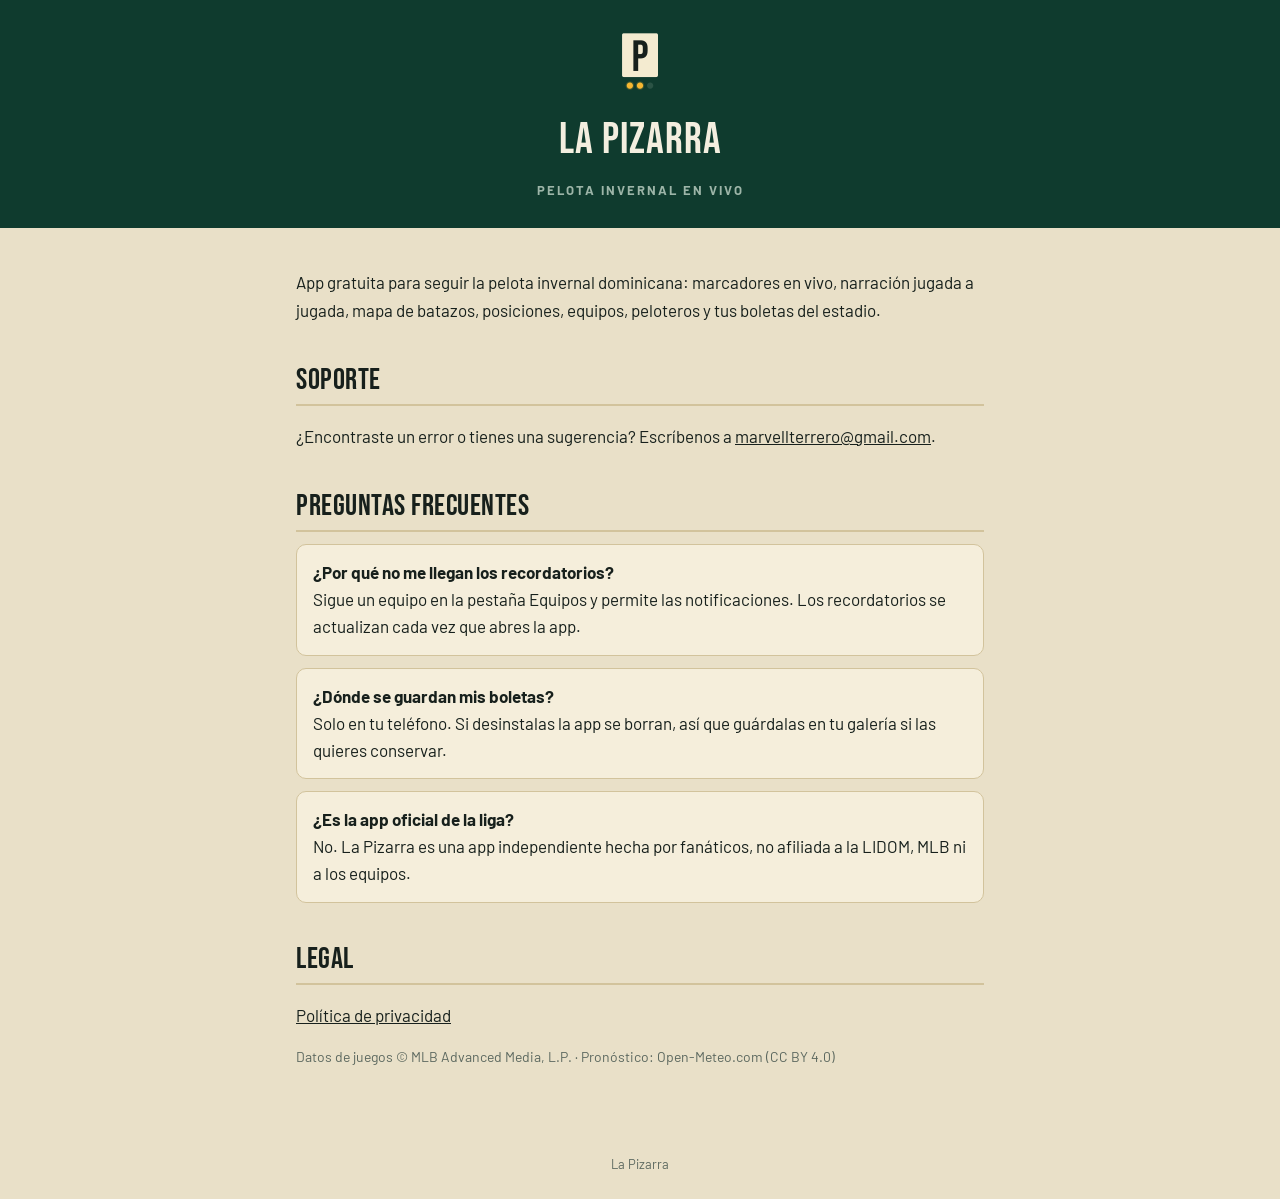
<file: index.html>
<!doctype html>
<html lang="es">
<head>
<meta charset="utf-8">
<meta name="viewport" content="width=device-width, initial-scale=1">
<title>La Pizarra · Soporte</title>
<link rel="icon" href="favicon.png">
<link href="https://fonts.googleapis.com/css2?family=Bebas+Neue&family=Barlow:wght@500;700&display=swap" rel="stylesheet">
<link rel="stylesheet" href="style.css">
</head>
<body>
<header>
  <img src="mark.png" alt="">
  <h1>La Pizarra</h1>
  <p>Pelota invernal en vivo</p>
</header>
<main>
  <p>App gratuita para seguir la pelota invernal dominicana: marcadores en vivo, narración jugada a jugada, mapa de batazos, posiciones, equipos, peloteros y tus boletas del estadio.</p>

  <h2>Soporte</h2>
  <p>¿Encontraste un error o tienes una sugerencia? Escríbenos a <a href="mailto:marvellterrero@gmail.com">marvellterrero@gmail.com</a>.</p>

  <h2>Preguntas frecuentes</h2>
  <div class="card"><strong>¿Por qué no me llegan los recordatorios?</strong><br>Sigue un equipo en la pestaña Equipos y permite las notificaciones. Los recordatorios se actualizan cada vez que abres la app.</div>
  <div class="card"><strong>¿Dónde se guardan mis boletas?</strong><br>Solo en tu teléfono. Si desinstalas la app se borran, así que guárdalas en tu galería si las quieres conservar.</div>
  <div class="card"><strong>¿Es la app oficial de la liga?</strong><br>No. La Pizarra es una app independiente hecha por fanáticos, no afiliada a la LIDOM, MLB ni a los equipos.</div>

  <h2>Legal</h2>
  <p><a href="privacidad.html">Política de privacidad</a></p>
  <p class="small">Datos de juegos © MLB Advanced Media, L.P. · Pronóstico: Open-Meteo.com (CC BY 4.0)</p>
</main>
<footer>La Pizarra</footer>
</body>
</html>
</file>
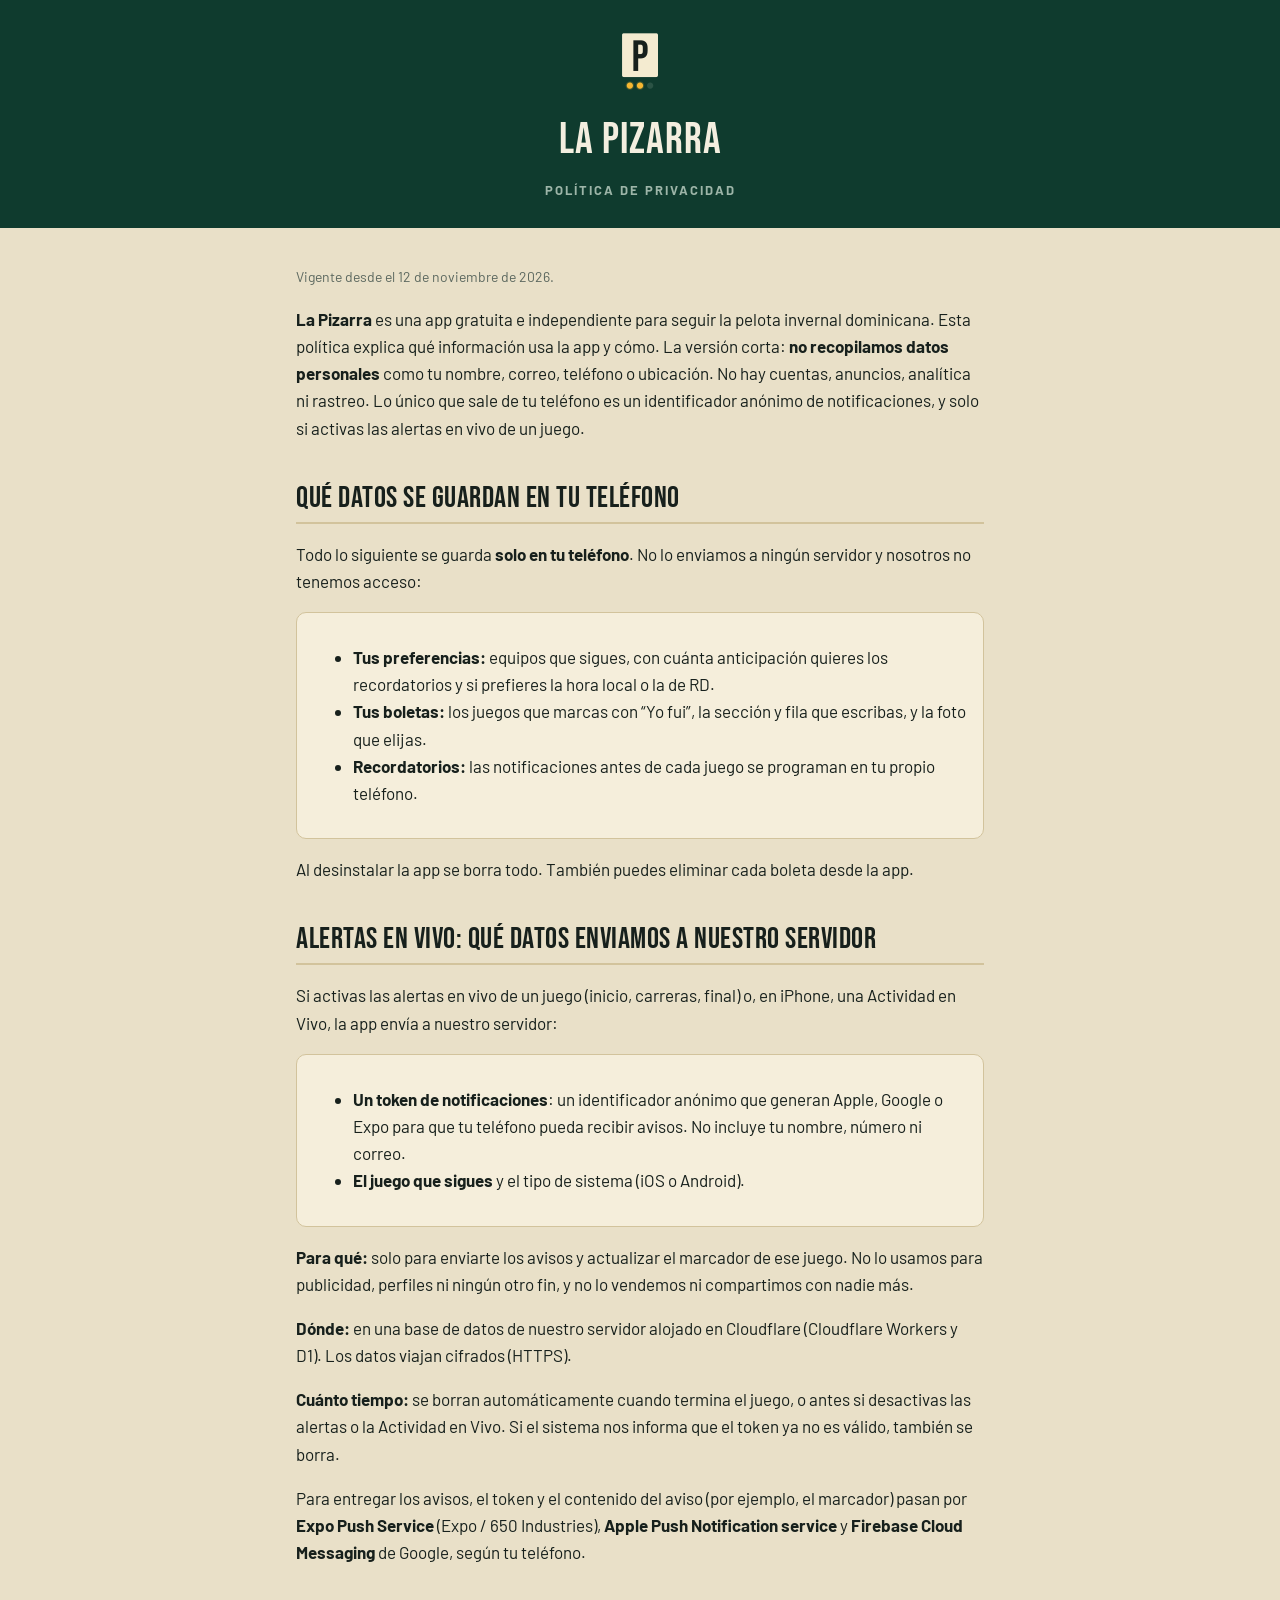
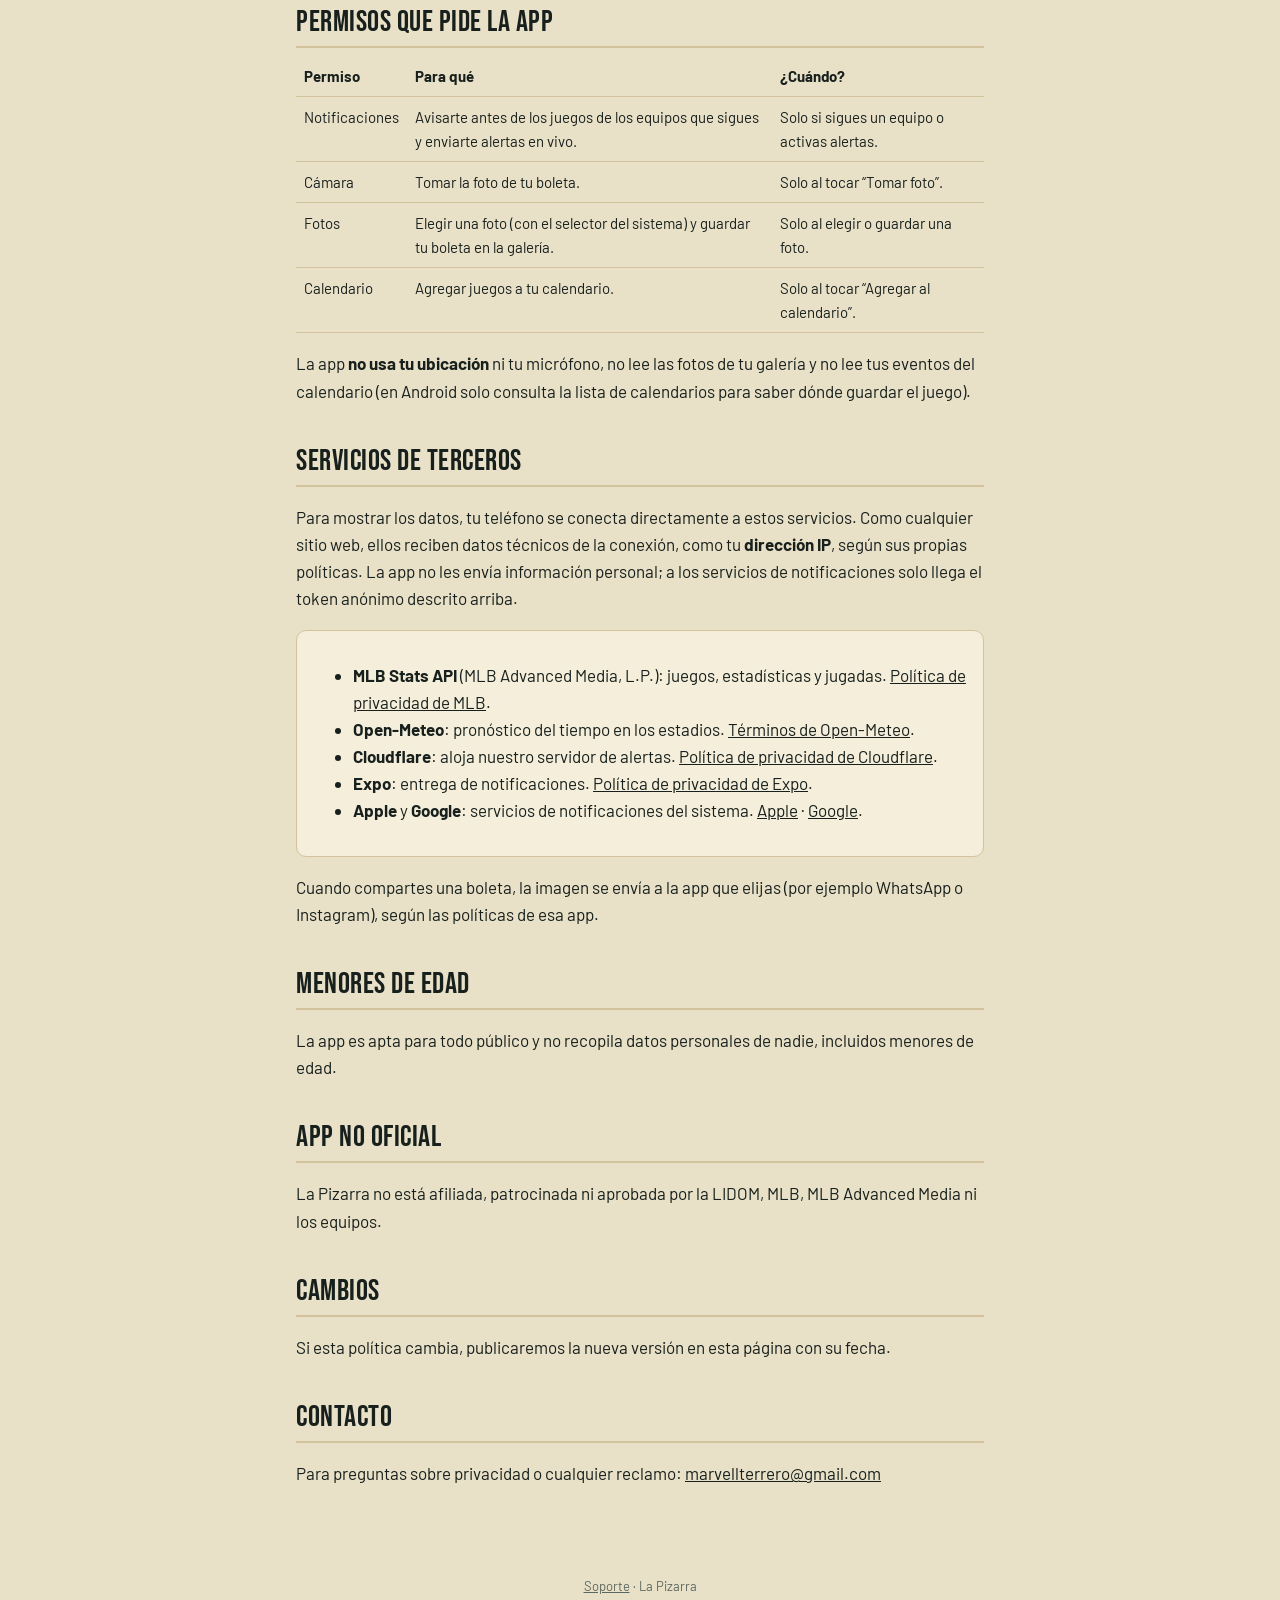
<file: privacidad.html>
<!doctype html>
<html lang="es">
<head>
<meta charset="utf-8">
<meta name="viewport" content="width=device-width, initial-scale=1">
<title>Política de privacidad · La Pizarra</title>
<link rel="icon" href="favicon.png">
<link href="https://fonts.googleapis.com/css2?family=Bebas+Neue&family=Barlow:wght@500;700&display=swap" rel="stylesheet">
<link rel="stylesheet" href="style.css">
</head>
<body>
<header>
  <img src="mark.png" alt="">
  <h1>La Pizarra</h1>
  <p>Política de privacidad</p>
</header>
<main>
  <p class="small">Vigente desde el 12 de noviembre de 2026.</p>

  <p><strong>La Pizarra</strong> es una app gratuita e independiente para seguir la pelota invernal dominicana. Esta política explica qué información usa la app y cómo. La versión corta: <strong>no recopilamos datos personales</strong> como tu nombre, correo, teléfono o ubicación. No hay cuentas, anuncios, analítica ni rastreo. Lo único que sale de tu teléfono es un identificador anónimo de notificaciones, y solo si activas las alertas en vivo de un juego.</p>

  <h2>Qué datos se guardan en tu teléfono</h2>
  <p>Todo lo siguiente se guarda <strong>solo en tu teléfono</strong>. No lo enviamos a ningún servidor y nosotros no tenemos acceso:</p>
  <div class="card">
    <ul>
      <li><strong>Tus preferencias:</strong> equipos que sigues, con cuánta anticipación quieres los recordatorios y si prefieres la hora local o la de RD.</li>
      <li><strong>Tus boletas:</strong> los juegos que marcas con “Yo fui”, la sección y fila que escribas, y la foto que elijas.</li>
      <li><strong>Recordatorios:</strong> las notificaciones antes de cada juego se programan en tu propio teléfono.</li>
    </ul>
  </div>
  <p>Al desinstalar la app se borra todo. También puedes eliminar cada boleta desde la app.</p>

  <h2>Alertas en vivo: qué datos enviamos a nuestro servidor</h2>
  <p>Si activas las alertas en vivo de un juego (inicio, carreras, final) o, en iPhone, una Actividad en Vivo, la app envía a nuestro servidor:</p>
  <div class="card">
    <ul>
      <li><strong>Un token de notificaciones</strong>: un identificador anónimo que generan Apple, Google o Expo para que tu teléfono pueda recibir avisos. No incluye tu nombre, número ni correo.</li>
      <li><strong>El juego que sigues</strong> y el tipo de sistema (iOS o Android).</li>
    </ul>
  </div>
  <p><strong>Para qué:</strong> solo para enviarte los avisos y actualizar el marcador de ese juego. No lo usamos para publicidad, perfiles ni ningún otro fin, y no lo vendemos ni compartimos con nadie más.</p>
  <p><strong>Dónde:</strong> en una base de datos de nuestro servidor alojado en Cloudflare (Cloudflare Workers y D1). Los datos viajan cifrados (HTTPS).</p>
  <p><strong>Cuánto tiempo:</strong> se borran automáticamente cuando termina el juego, o antes si desactivas las alertas o la Actividad en Vivo. Si el sistema nos informa que el token ya no es válido, también se borra.</p>
  <p>Para entregar los avisos, el token y el contenido del aviso (por ejemplo, el marcador) pasan por <strong>Expo Push Service</strong> (Expo / 650 Industries), <strong>Apple Push Notification service</strong> y <strong>Firebase Cloud Messaging</strong> de Google, según tu teléfono.</p>

  <h2>Permisos que pide la app</h2>
  <table>
    <tr><th>Permiso</th><th>Para qué</th><th>¿Cuándo?</th></tr>
    <tr><td>Notificaciones</td><td>Avisarte antes de los juegos de los equipos que sigues y enviarte alertas en vivo.</td><td>Solo si sigues un equipo o activas alertas.</td></tr>
    <tr><td>Cámara</td><td>Tomar la foto de tu boleta.</td><td>Solo al tocar “Tomar foto”.</td></tr>
    <tr><td>Fotos</td><td>Elegir una foto (con el selector del sistema) y guardar tu boleta en la galería.</td><td>Solo al elegir o guardar una foto.</td></tr>
    <tr><td>Calendario</td><td>Agregar juegos a tu calendario.</td><td>Solo al tocar “Agregar al calendario”.</td></tr>
  </table>
  <p>La app <strong>no usa tu ubicación</strong> ni tu micrófono, no lee las fotos de tu galería y no lee tus eventos del calendario (en Android solo consulta la lista de calendarios para saber dónde guardar el juego).</p>

  <h2>Servicios de terceros</h2>
  <p>Para mostrar los datos, tu teléfono se conecta directamente a estos servicios. Como cualquier sitio web, ellos reciben datos técnicos de la conexión, como tu <strong>dirección IP</strong>, según sus propias políticas. La app no les envía información personal; a los servicios de notificaciones solo llega el token anónimo descrito arriba.</p>
  <div class="card">
    <ul>
      <li><strong>MLB Stats API</strong> (MLB Advanced Media, L.P.): juegos, estadísticas y jugadas. <a href="https://www.mlb.com/official-information/privacy-policy">Política de privacidad de MLB</a>.</li>
      <li><strong>Open-Meteo</strong>: pronóstico del tiempo en los estadios. <a href="https://open-meteo.com/en/terms">Términos de Open-Meteo</a>.</li>
      <li><strong>Cloudflare</strong>: aloja nuestro servidor de alertas. <a href="https://www.cloudflare.com/privacypolicy/">Política de privacidad de Cloudflare</a>.</li>
      <li><strong>Expo</strong>: entrega de notificaciones. <a href="https://expo.dev/privacy">Política de privacidad de Expo</a>.</li>
      <li><strong>Apple</strong> y <strong>Google</strong>: servicios de notificaciones del sistema. <a href="https://www.apple.com/legal/privacy/">Apple</a> · <a href="https://policies.google.com/privacy">Google</a>.</li>
    </ul>
  </div>
  <p>Cuando compartes una boleta, la imagen se envía a la app que elijas (por ejemplo WhatsApp o Instagram), según las políticas de esa app.</p>

  <h2>Menores de edad</h2>
  <p>La app es apta para todo público y no recopila datos personales de nadie, incluidos menores de edad.</p>

  <h2>App no oficial</h2>
  <p>La Pizarra no está afiliada, patrocinada ni aprobada por la LIDOM, MLB, MLB Advanced Media ni los equipos.</p>

  <h2>Cambios</h2>
  <p>Si esta política cambia, publicaremos la nueva versión en esta página con su fecha.</p>

  <h2>Contacto</h2>
  <p>Para preguntas sobre privacidad o cualquier reclamo: <a href="mailto:marvellterrero@gmail.com">marvellterrero@gmail.com</a></p>
</main>
<footer><a href="./">Soporte</a> · La Pizarra</footer>
</body>
</html>
</file>
<file: style.css>
:root { --board:#0F3B2E; --paper:#E9E0C8; --card:#F5EEDB; --ink:#17201C; --dim:#5C685F; --bulb:#F7B731; --line:#D2C39C; }
@media (prefers-color-scheme: dark) { :root { --paper:#071C16; --card:#0F2F25; --ink:#F3EEDF; --dim:#9DB5A8; --line:#1F4A3C; } }
* { box-sizing: border-box; }
body { margin: 0; background: var(--paper); color: var(--ink); font: 17px/1.6 "Barlow", system-ui, -apple-system, sans-serif; }
header { background: var(--board); color: #F3EEDF; padding: 28px 16px; text-align: center; }
header img { width: 64px; height: 64px; }
header h1 { font-family: "Bebas Neue", Impact, sans-serif; font-weight: 400; letter-spacing: 1px; font-size: 44px; margin: 6px 0 0; }
header p { margin: 4px 0 0; color: #9DB5A8; text-transform: uppercase; letter-spacing: 2px; font-size: 13px; font-weight: 700; }
main { max-width: 720px; margin: 0 auto; padding: 24px 16px 48px; }
h2 { font-family: "Bebas Neue", Impact, sans-serif; font-weight: 400; font-size: 30px; letter-spacing: .5px; margin: 32px 0 8px; border-bottom: 2px solid var(--line); }
.card { background: var(--card); border: 1px solid var(--line); border-radius: 10px; padding: 14px 16px; margin: 12px 0; }
a { color: inherit; }
.small { color: var(--dim); font-size: 14px; }
table { width: 100%; border-collapse: collapse; font-size: 15px; }
td, th { text-align: left; padding: 8px; border-bottom: 1px solid var(--line); vertical-align: top; }
footer { text-align: center; color: var(--dim); font-size: 13px; padding: 24px 16px; }
</file>
